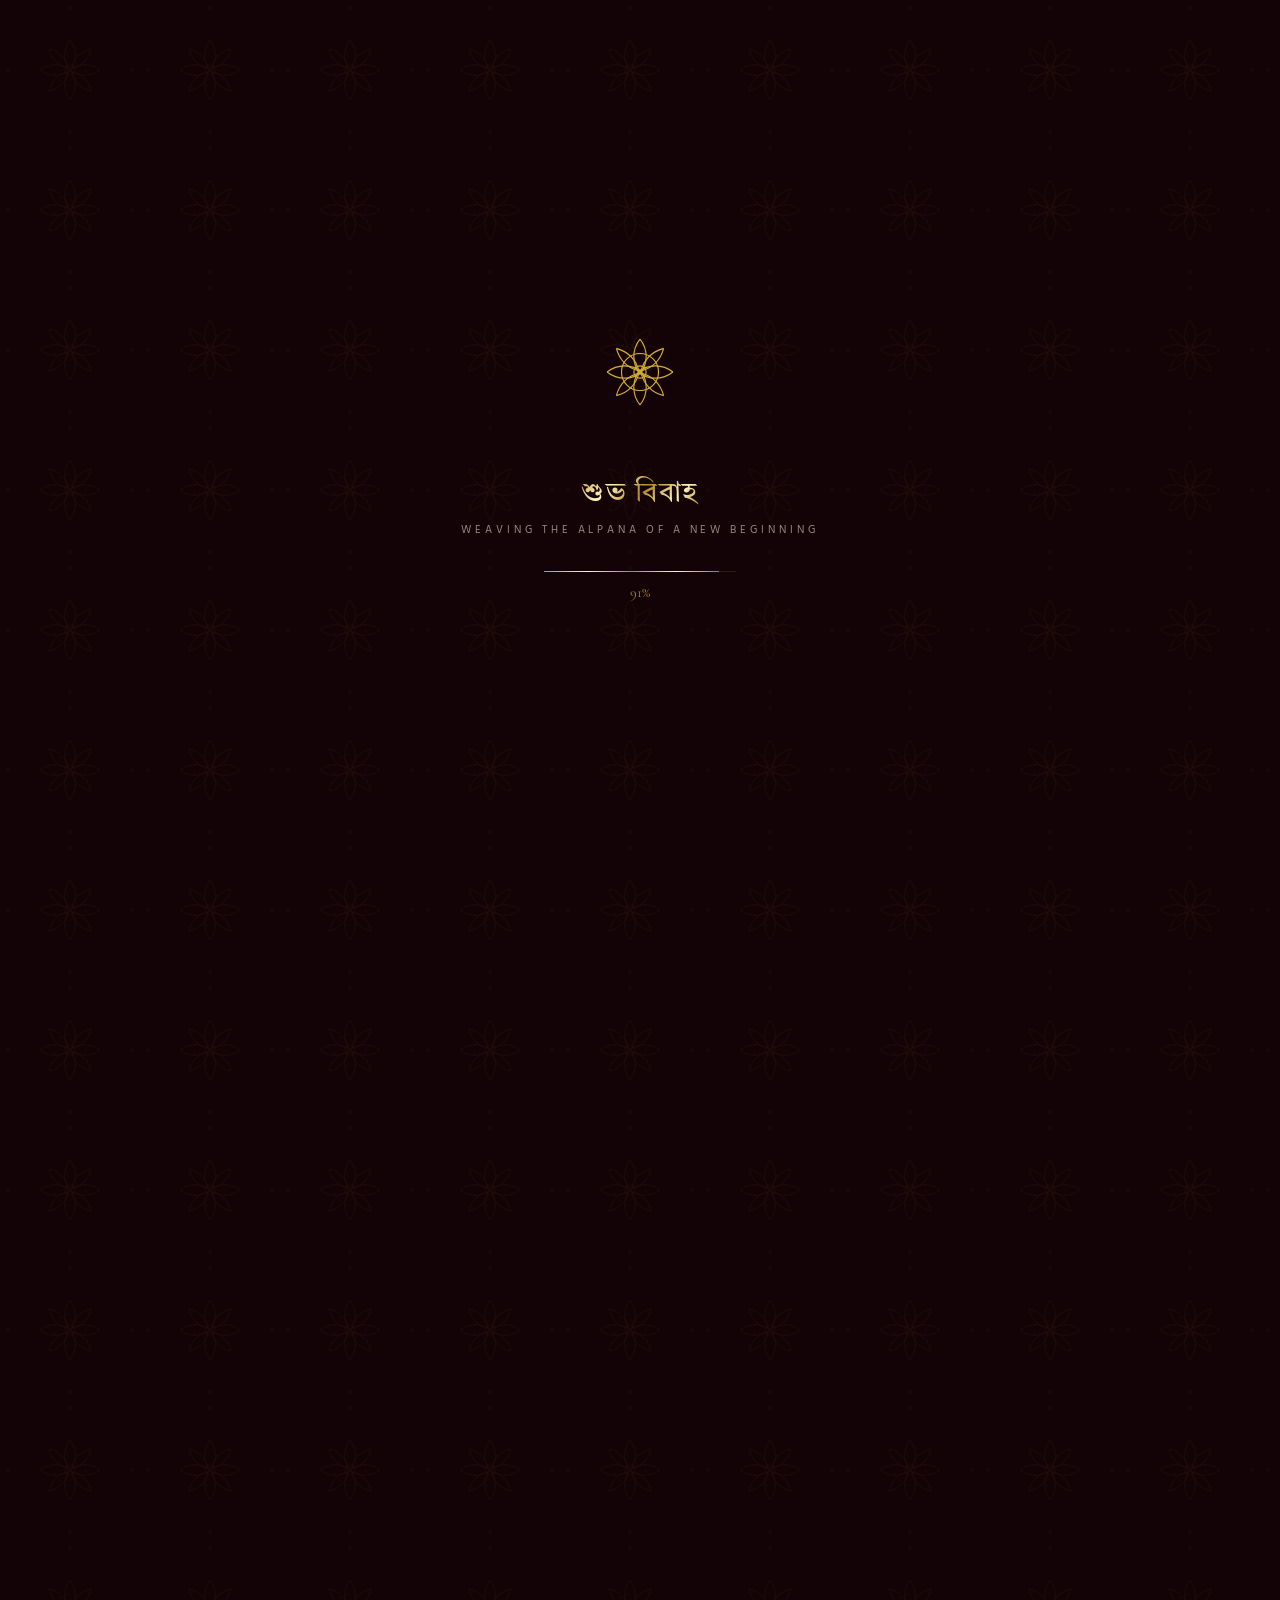
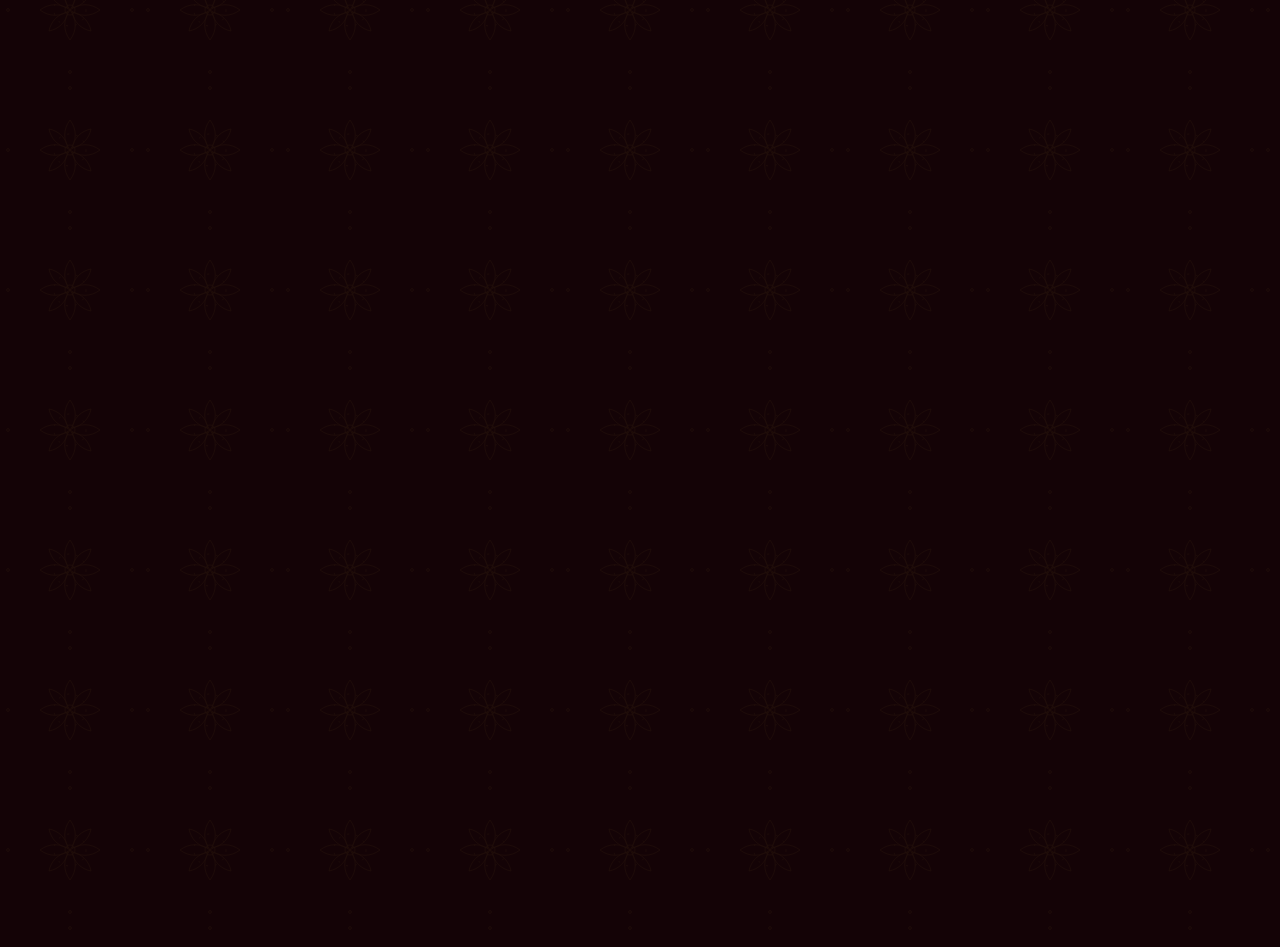
<file: index.html>
<!doctype html>
<html lang="en">
<head>
  <meta charset="utf-8" />
  <meta name="viewport" content="width=device-width, initial-scale=1" />
  <meta name="theme-color" content="#140306" />
  <meta name="description" content="Sumana & Mrinal — Bengali wedding invitation, 21 & 22 November 2026, Jhargram" />
  <!-- Pretty WhatsApp/social preview — update og:url & og:image with your own domain & photo after deploy -->
  <meta property="og:type" content="website" />
  <meta property="og:title" content="Sumana & Mrinal — শুভ বিবাহ · Wedding Invitation" />
  <meta property="og:description" content="Two families, one celebration — 21 & 22 November 2026, Jhargram" />
  <meta property="og:image" content="https://charming-liskov-12.preview.emergentagent.com/assets/images/couple-05.webp" />
  <meta property="og:url" content="https://charming-liskov-12.preview.emergentagent.com/" />
  <meta name="twitter:card" content="summary_large_image" />
  <title>Sumana &amp; Mrinal — শুভ বিবাহ · 21–22 November 2026 · Jhargram</title>
  <link rel="preconnect" href="https://fonts.googleapis.com" />
  <link rel="preconnect" href="https://fonts.gstatic.com" crossorigin />
  <link href="https://fonts.googleapis.com/css2?family=Cormorant+Garamond:ital,wght@0,400;0,500;0,600;0,700;1,400;1,500&family=Tiro+Bangla:ital@0;1&family=Hind+Siliguri:wght@300;400;500;600&display=swap" rel="stylesheet" />
  <link rel="stylesheet" href="./css/style.css" />
</head>
<body class="grain">

  <!-- Preloader -->
  <div class="preloader" id="preloader" data-testid="preloader">
    <div class="alpana-layer"></div>
    <div class="glow-pulse">
      <svg viewBox="0 0 140 140" class="preloader-draw" fill="none" stroke="#D4AF37" stroke-width="1.1" data-testid="preloader-alpana">
        <circle cx="70" cy="70" r="6"/><circle cx="70" cy="70" r="18" stroke-dasharray="3 8"/>
        <path d="M70 38c8 10 8 24 0 34-8-10-8-24 0-34Z"/><path d="M70 102c8-10 8-24 0-34-8 10-8 24 0 34Z"/>
        <path d="M38 70c10-8 24-8 34 0-10 8-24 8-34 0Z"/><path d="M102 70c-10 8-24 8-34 0 10-8 24-8 34 0Z"/>
        <path d="M47 47c11 3 19 11 22 22-11-3-19-11-22-22Z"/><path d="M93 93c-11-3-19-11-22-22 11 3 19 11 22 22Z"/>
        <path d="M93 47c-3 11-11 19-22 22 3-11 11-19 22-22Z"/><path d="M47 93c3-11 11-19 22-22-3 11-11 19-22 22Z"/>
      </svg>
    </div>
    <p class="preloader-blessing gold-text" data-testid="preloader-blessing">শুভ বিবাহ</p>
    <p class="preloader-line" data-i18n="common.preloaderLine"></p>
    <div class="preloader-bar"><span></span></div>
    <span class="preloader-pct" data-testid="preloader-progress">0%</span>
  </div>

  <!-- Header -->
  <header class="site-header" data-testid="site-header">
    <div class="header-inner">
      <a href="./" class="brand" data-testid="nav-logo">
        <span class="script" data-i18n="common.name1"></span><span class="dot">✦</span><span class="script" data-i18n="common.name2"></span>
      </a>
      <nav class="site-nav">
        <a href="./" class="active" data-testid="nav-home" data-i18n="common.navHome"></a>
        <a href="./wedding/" data-testid="nav-wedding" data-i18n="common.navWedding"></a>
        <a href="./reception/" data-testid="nav-reception" data-i18n="common.navReception"></a>
        <button class="lang-toggle" id="lang-toggle" data-testid="language-toggle">বাংলা</button>
      </nav>
    </div>
  </header>

  <!-- Gateway -->
  <main class="gateway-main" data-testid="gateway-page">
    <div class="alpana-layer"></div>
    <div class="gateway-inner">
      <p class="eyebrow gateway-eyebrow" data-testid="gateway-eyebrow" data-i18n="gateway.eyebrow"></p>
      <h1 class="gateway-names font-display" data-testid="gateway-names">
        <span class="mask d1"><span><span class="script" data-i18n="common.name1"></span> <span class="gold-text" data-i18n="common.joiner"></span> <span class="script" data-i18n="common.name2"></span></span></span>
      </h1>
      <p class="gateway-sub" data-i18n="gateway.subtitle"></p>
      <div class="ornament gateway-choose" style="letter-spacing:0.35em">✦ ❋ ✦</div>
      <p class="gateway-choose" data-i18n="gateway.choose"></p>

      <div class="doors">
        <a class="door d1" href="./wedding/" data-testid="gateway-wedding-button">
          <img id="door-img-wedding" alt="The Wedding" />
          <div class="door-veil"></div>
          <div class="door-body">
            <p class="door-meta"><span data-i18n="gateway.wedDate"></span> · <span data-i18n="gateway.wedTime"></span></p>
            <h3 class="door-title script" data-i18n="gateway.wedLabel"></h3>
            <p class="door-venue" data-i18n="gateway.wedVenue"></p>
            <span class="door-cta"><span data-i18n="gateway.wedCta"></span> →</span>
          </div>
        </a>
        <a class="door d2" href="./reception/" data-testid="gateway-reception-button">
          <img id="door-img-reception" alt="The Reception" />
          <div class="door-veil"></div>
          <div class="door-body">
            <p class="door-meta"><span data-i18n="gateway.recDate"></span> · <span data-i18n="gateway.recTime"></span></p>
            <h3 class="door-title script" data-i18n="gateway.recLabel"></h3>
            <p class="door-venue" data-i18n="gateway.recVenue"></p>
            <span class="door-cta"><span data-i18n="gateway.recCta"></span> →</span>
          </div>
        </a>
      </div>
<br>

<div class="video-container">
  <iframe src="https://www.youtube.com/embed/2Bg_Ea7_mSY"
          ></iframe>
</div>
<br>
<div class="video-container">
  <iframe src="https://www.youtube.com/embed/nsC8GhthpuE"
          ></iframe>
</div>
<br>
      <div class="share-row">
        <a class="wa-btn wa-share" data-testid="wa-share-gateway" target="_blank" rel="noopener noreferrer">
          <svg viewBox="0 0 24 24"><path d="M17.472 14.382c-.297-.149-1.758-.867-2.03-.967-.273-.099-.471-.148-.67.15-.197.297-.767.966-.94 1.164-.173.199-.347.223-.644.075-.297-.15-1.255-.463-2.39-1.475-.883-.788-1.48-1.761-1.653-2.059-.173-.297-.018-.458.13-.606.134-.133.298-.347.446-.52.149-.174.198-.298.298-.497.099-.198.05-.371-.025-.52-.075-.149-.669-1.612-.916-2.207-.242-.579-.487-.5-.669-.51-.173-.008-.371-.01-.57-.01-.198 0-.52.074-.792.372-.272.297-1.04 1.016-1.04 2.479 0 1.462 1.065 2.875 1.213 3.074.149.198 2.096 3.2 5.077 4.487.709.306 1.262.489 1.694.625.712.227 1.36.195 1.871.118.571-.085 1.758-.719 2.006-1.413.248-.694.248-1.289.173-1.413-.074-.124-.272-.198-.57-.347m-5.421 7.403h-.004a9.87 9.87 0 01-5.031-1.378l-.361-.214-3.741.982.998-3.648-.235-.374a9.86 9.86 0 01-1.51-5.26c.001-5.45 4.436-9.884 9.888-9.884 2.64 0 5.122 1.03 6.988 2.898a9.825 9.825 0 012.893 6.994c-.003 5.45-4.437 9.884-9.885 9.884m8.413-18.297A11.815 11.815 0 0012.05 0C5.495 0 .16 5.335.157 11.892c0 2.096.547 4.142 1.588 5.945L.057 24l6.305-1.654a11.882 11.882 0 005.683 1.448h.005c6.554 0 11.89-5.335 11.893-11.893a11.821 11.821 0 00-3.48-8.413Z"/></svg>
          <span>Share this invitation</span>
        </a>
      </div>
    </div>
  </main>

  <script src="./js/config.js"></script>
  <script src="./js/main.js"></script>
  <script>
    document.getElementById("door-img-wedding").src = window.MEDIA.gateway.wedding;
    document.getElementById("door-img-reception").src = window.MEDIA.gateway.reception;
  </script>
</body>
</html>
</file>
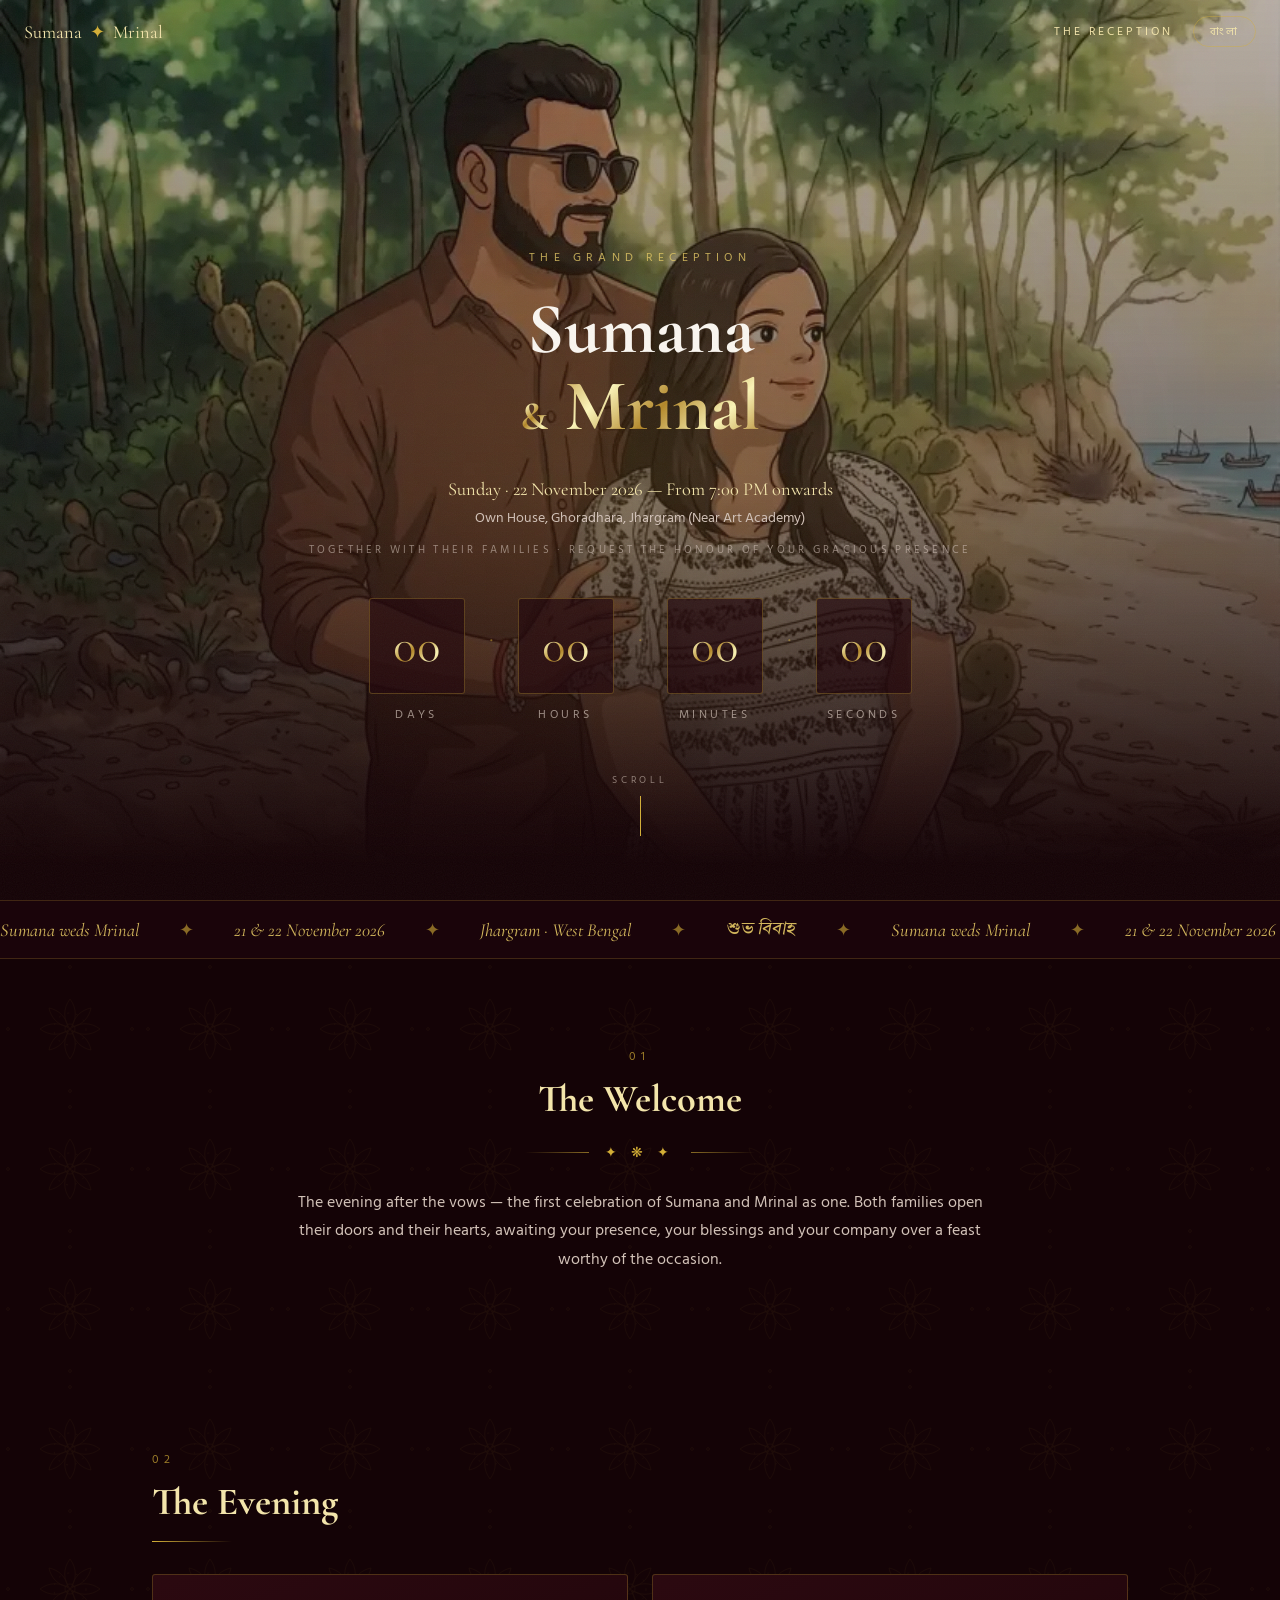
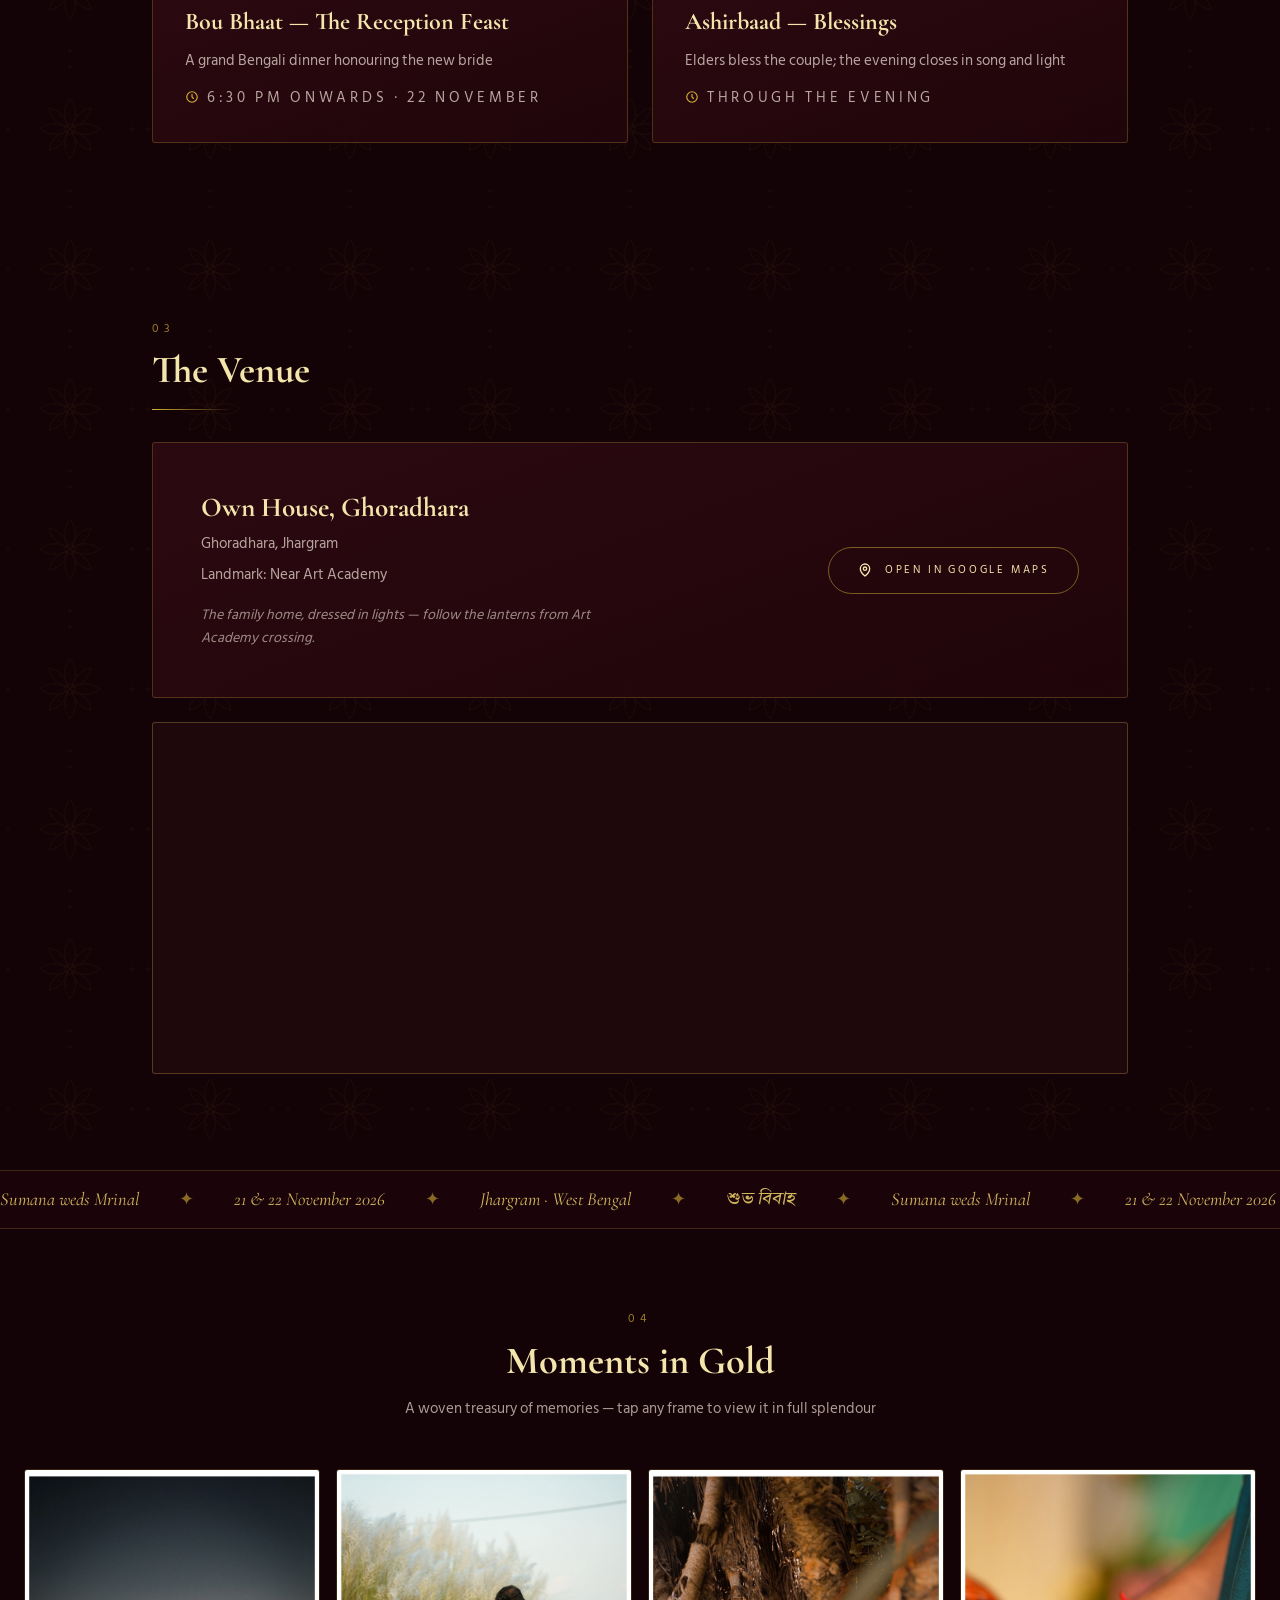
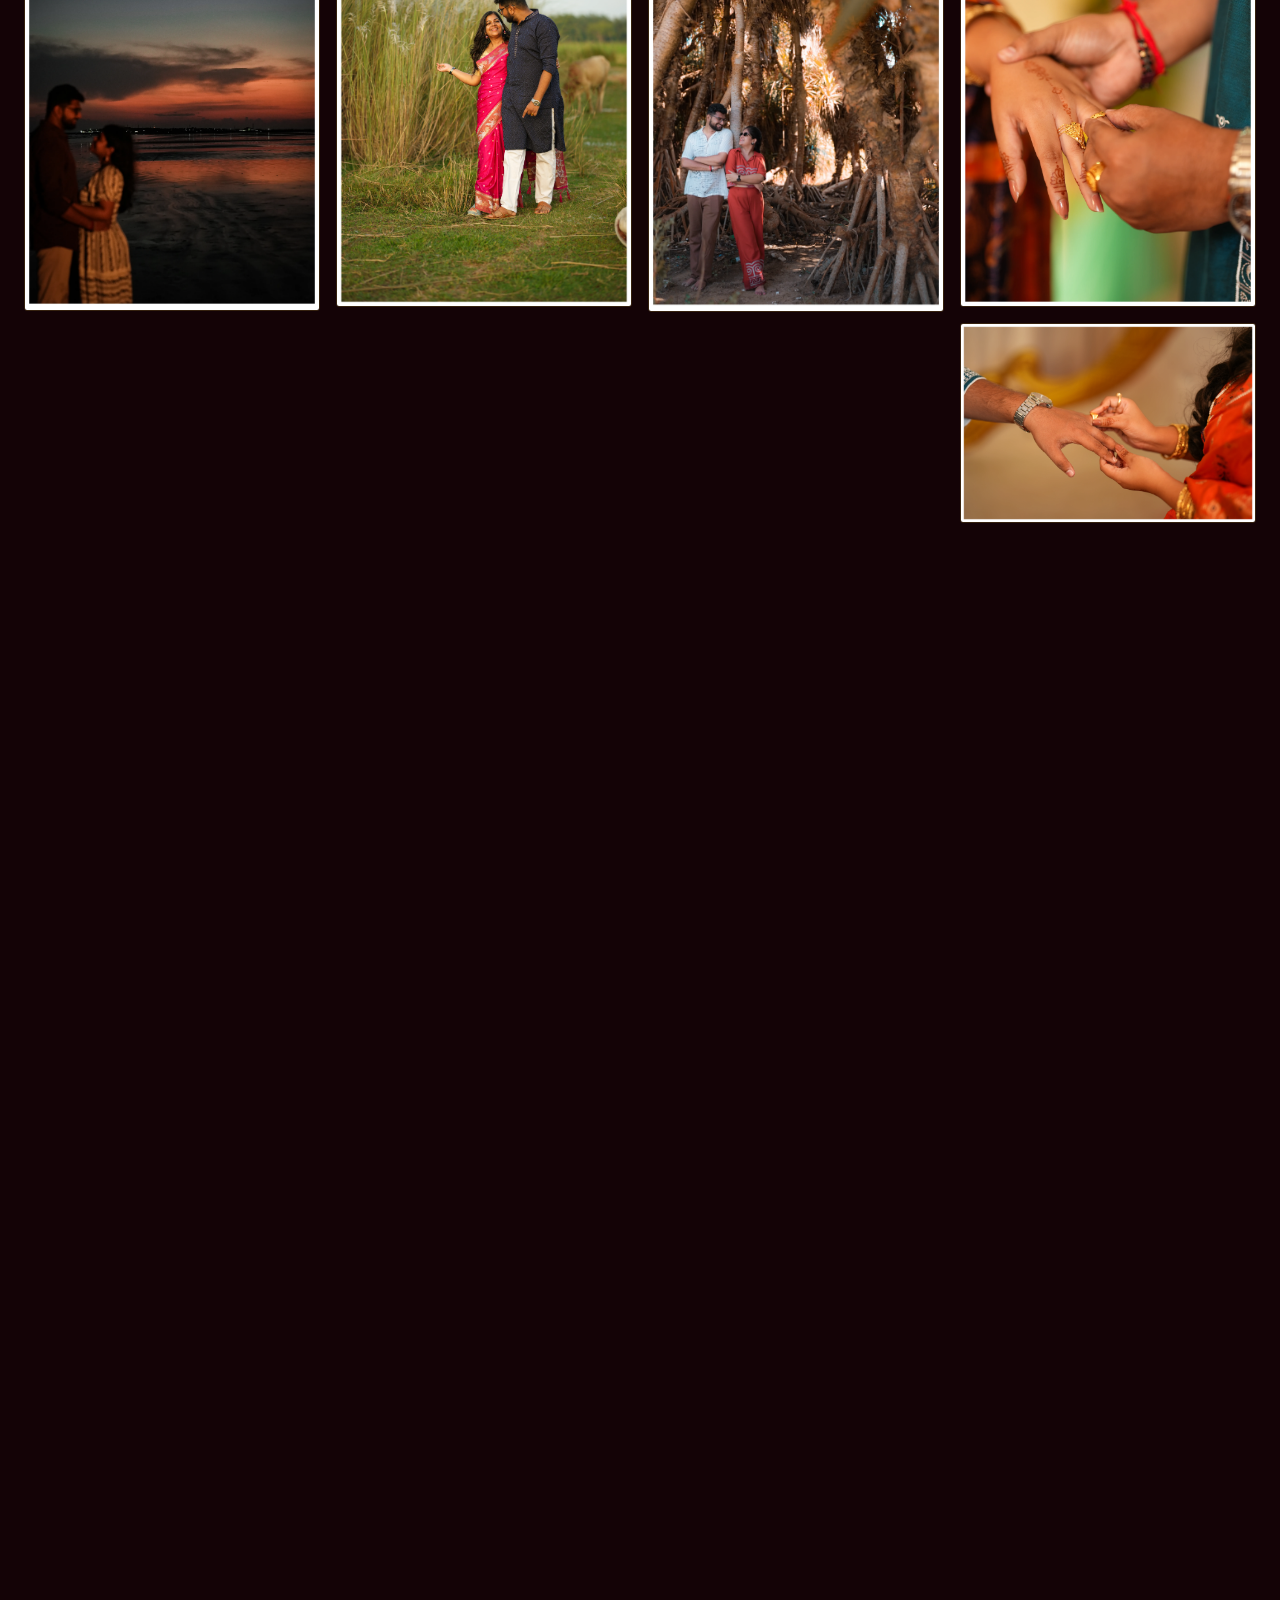
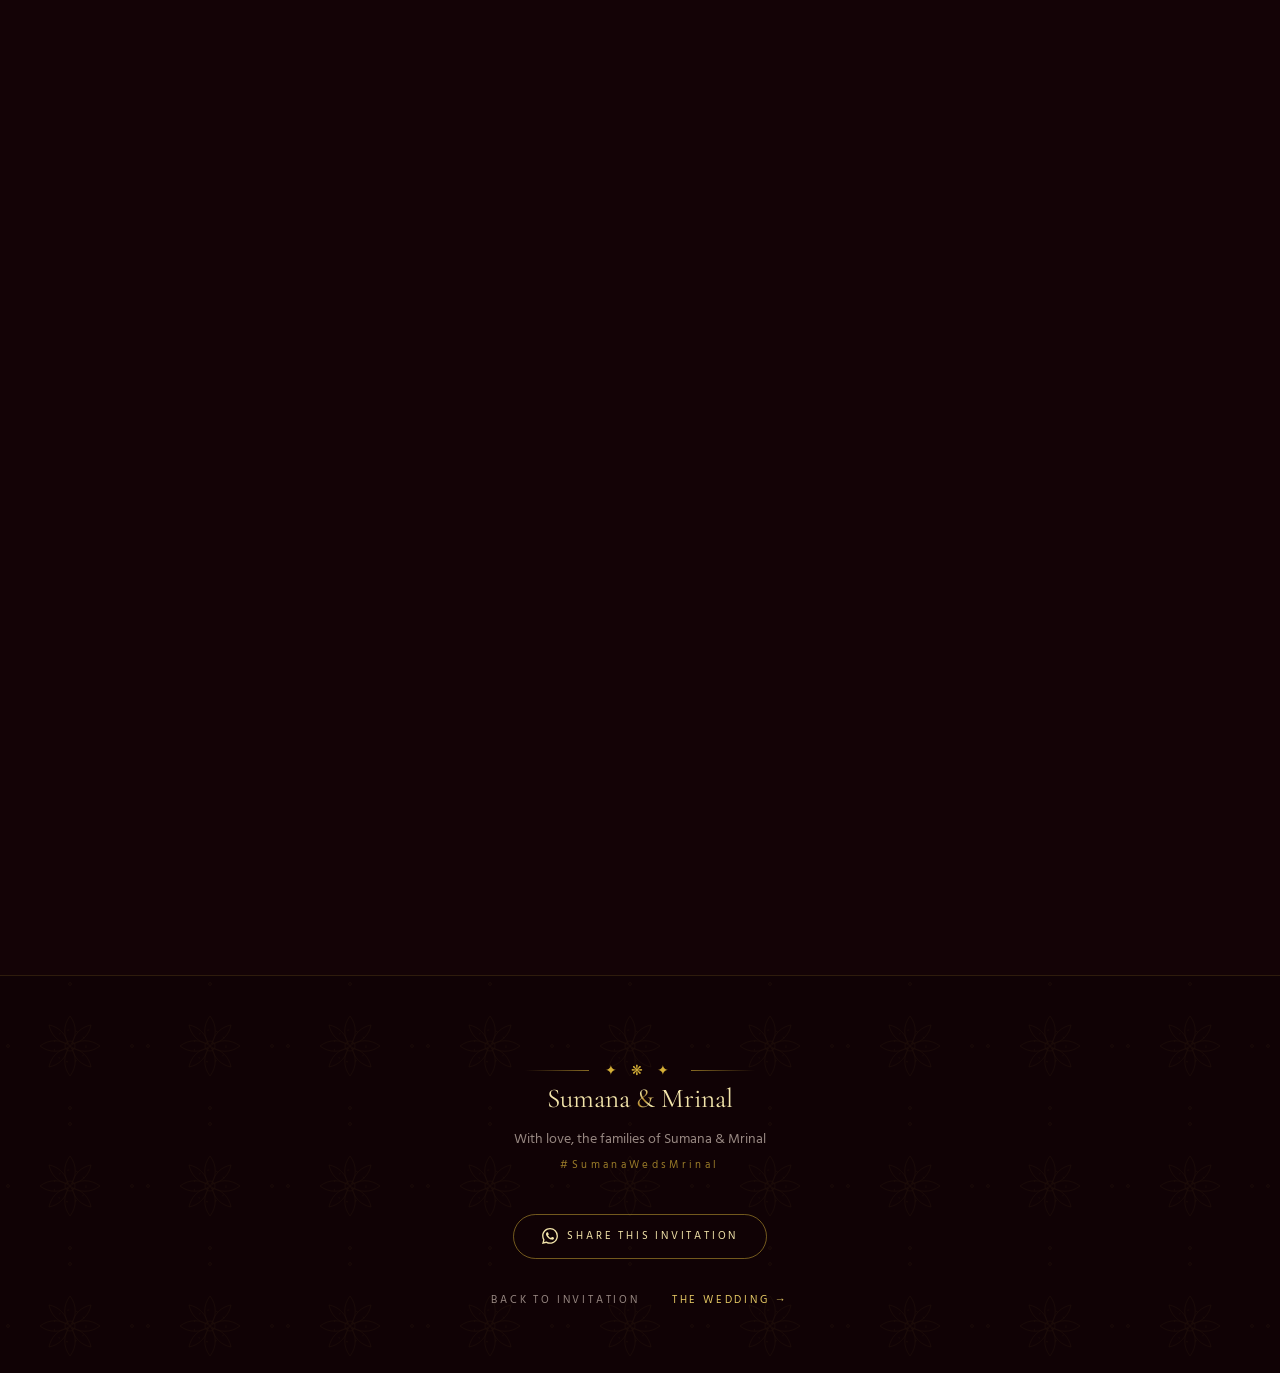
<file: reception/index.html>
<!doctype html>
<html lang="en">
<head>
  <meta charset="utf-8" />
  <meta name="viewport" content="width=device-width, initial-scale=1" />
  <meta name="theme-color" content="#140306" />
  <meta name="description" content="The Grand Reception of Sumana & Mrinal — Sunday 22 November 2026, Own House, Ghoradhara, Jhargram" />
  <!-- Pretty WhatsApp/social preview — update og:url & og:image with your own domain & photo after deploy -->
  <meta property="og:type" content="website" />
  <meta property="og:title" content="The Grand Reception — Sumana & Mrinal · 22 November 2026" />
  <meta property="og:description" content="Sunday, 22 November 2026 · 7:00 PM onwards · Own House, Ghoradhara, Jhargram (Near Art Academy)" />
  <meta property="og:image" content="https://charming-liskov-12.preview.emergentagent.com/assets/images/couple-09.webp" />
  <meta property="og:url" content="https://charming-liskov-12.preview.emergentagent.com/reception/" />
  <meta name="twitter:card" content="summary_large_image" />
  <title>The Grand Reception — Sumana &amp; Mrinal · 22 November 2026</title>
  <link rel="preconnect" href="https://fonts.googleapis.com" />
  <link rel="preconnect" href="https://fonts.gstatic.com" crossorigin />
  <link href="https://fonts.googleapis.com/css2?family=Cormorant+Garamond:ital,wght@0,400;0,500;0,600;0,700;1,400;1,500&family=Tiro+Bangla:ital@0;1&family=Hind+Siliguri:wght@300;400;500;600&display=swap" rel="stylesheet" />
  <link rel="stylesheet" href="../css/style.css" />
</head>
<body class="grain" data-site="reception">

  <!-- Preloader -->
  <div class="preloader" id="preloader" data-testid="preloader">
    <div class="alpana-layer"></div>
    <div class="glow-pulse">
      <svg viewBox="0 0 140 140" class="preloader-draw" fill="none" stroke="#D4AF37" stroke-width="1.1" data-testid="preloader-alpana">
        <circle cx="70" cy="70" r="6"/><circle cx="70" cy="70" r="18" stroke-dasharray="3 8"/>
        <path d="M70 38c8 10 8 24 0 34-8-10-8-24 0-34Z"/><path d="M70 102c8-10 8-24 0-34-8 10-8 24 0 34Z"/>
        <path d="M38 70c10-8 24-8 34 0-10 8-24 8-34 0Z"/><path d="M102 70c-10 8-24 8-34 0 10-8 24-8 34 0Z"/>
        <path d="M47 47c11 3 19 11 22 22-11-3-19-11-22-22Z"/><path d="M93 93c-11-3-19-11-22-22 11 3 19 11 22 22Z"/>
        <path d="M93 47c-3 11-11 19-22 22 3-11 11-19 22-22Z"/><path d="M47 93c3-11 11-19 22-22-3 11-11 19-22 22Z"/>
      </svg>
    </div>
    <p class="preloader-blessing gold-text" data-testid="preloader-blessing">শুভ বিবাহ</p>
    <p class="preloader-line" data-i18n="common.preloaderLine"></p>
    <div class="preloader-bar"><span></span></div>
    <span class="preloader-pct" data-testid="preloader-progress">0%</span>
  </div>

  <!-- Header -->
  <header class="site-header" data-testid="site-header">
    <div class="header-inner">
      <a href="../" class="brand" data-testid="nav-logo">
        <span class="script" data-i18n="common.name1"></span><span class="dot">✦</span><span class="script" data-i18n="common.name2"></span>
      </a>
      <nav class="site-nav">
      <!-- <a href="../" data-testid="nav-home" data-i18n="common.navHome"></a> -->
      <!--  <a href="../wedding/" data-testid="nav-wedding" data-i18n="common.navWedding"></a> -->
        <a href="./" class="active" data-testid="nav-reception" data-i18n="common.navReception"></a>
        <button class="lang-toggle" id="lang-toggle" data-testid="language-toggle">বাংলা</button>
      </nav>
    </div>
  </header>

  <!-- Hero -->
  <section class="hero" data-testid="hero-reception">
    <div class="hero-media">
      <video id="hero-video" autoplay muted loop playsinline data-testid="hero-video-reception"></video>
    </div>
    <div class="hero-overlay"></div>
    <div class="hero-content">
      <p class="eyebrow hero-eyebrow" data-testid="hero-eyebrow-reception" data-i18n-site="label"></p>
      <h1 class="hero-names font-display" data-testid="hero-names-reception">
        <span class="mask d1"><span class="script" data-i18n="common.name1"></span></span>
        <span class="mask d2"><span><span class="gold-text joiner" data-i18n="common.joiner"></span> <span class="script gold-text" data-i18n="common.name2"></span></span></span>
      </h1>
      <div class="hero-meta">
        <p class="hero-date" data-testid="hero-date-reception"><span data-i18n-site="heroDate"></span> — <span data-i18n-site="heroTime"></span></p>
        <p class="hero-venue" data-testid="hero-venue-reception" data-i18n-site="heroVenue"></p>
        <p class="hero-invite"><span data-i18n="common.together"></span> · <span data-i18n="common.request"></span></p>
      </div>
      <div class="countdown" id="countdown" data-testid="countdown">
        <div class="cd-unit" data-cd="days"><div class="cd-box"><span class="cd-value" data-testid="countdown-days">00</span></div><span class="cd-label" data-i18n="common.cdDays"></span></div>
        <span class="cd-sep">·</span>
        <div class="cd-unit" data-cd="hours"><div class="cd-box"><span class="cd-value" data-testid="countdown-hours">00</span></div><span class="cd-label" data-i18n="common.cdHours"></span></div>
        <span class="cd-sep">·</span>
        <div class="cd-unit" data-cd="minutes"><div class="cd-box"><span class="cd-value" data-testid="countdown-minutes">00</span></div><span class="cd-label" data-i18n="common.cdMinutes"></span></div>
        <span class="cd-sep">·</span>
        <div class="cd-unit" data-cd="seconds"><div class="cd-box"><span class="cd-value" data-testid="countdown-seconds">00</span></div><span class="cd-label" data-i18n="common.cdSeconds"></span></div>
      </div>
      <div class="scroll-cue">
        <span data-i18n="common.scroll"></span>
        <span class="cue-track"><span class="cue-dot" style="display:block"></span></span>
      </div>
    </div>
  </section>

  <!-- Marquee -->
  <div class="marquee" data-testid="editorial-marquee"><div class="marquee-track"></div></div>

  <!-- Chapters -->
  <div class="chapters">
    <div class="alpana-layer"></div>

    <section class="chapter center" data-testid="chapter-story-reception">
      <div class="reveal">
        <p class="chapter-no" data-i18n-site="storyNo"></p>
        <h2 class="chapter-title script" data-i18n-site="storyTitle"></h2>
        <div class="ornament">✦ ❋ ✦</div>
        <p class="chapter-body" data-i18n-site="storyBody"></p>
      </div>
    </section>

    <section class="chapter" data-testid="chapter-ceremonies-reception">
      <div class="reveal">
        <p class="chapter-no" data-i18n-site="cerNo"></p>
        <h2 class="chapter-title script" data-i18n-site="cerTitle"></h2>
        <div class="chapter-rule"></div>
      </div>
      <div class="ceremony-grid">
        <article class="gilded-card ceremony-card reveal" data-testid="ceremony-card-reception-0">
          <h3 class="script" data-i18n-site="cer1Name"></h3>
          <p data-i18n-site="cer1Note"></p>
          <p class="ceremony-time">
            <svg viewBox="0 0 24 24" fill="none" stroke-width="2"><circle cx="12" cy="12" r="9"/><path d="M12 7v5l3 3"/></svg>
            <span data-i18n-site="cer1Time"></span>
          </p>
        </article>
        <article class="gilded-card ceremony-card reveal" style="--d:.12s" data-testid="ceremony-card-reception-1">
          <h3 class="script" data-i18n-site="cer2Name"></h3>
          <p data-i18n-site="cer2Note"></p>
          <p class="ceremony-time">
            <svg viewBox="0 0 24 24" fill="none" stroke-width="2"><circle cx="12" cy="12" r="9"/><path d="M12 7v5l3 3"/></svg>
            <span data-i18n-site="cer2Time"></span>
          </p>
        </article>
      </div>
    </section>

    <section class="chapter" data-testid="chapter-venue-reception">
      <div class="reveal">
        <p class="chapter-no" data-i18n-site="venNo"></p>
        <h2 class="chapter-title script" data-i18n-site="venTitle"></h2>
        <div class="chapter-rule"></div>
      </div>
      <div class="gilded-card venue-card reveal" style="--d:.1s">
        <div>
          <h3 class="script" data-testid="venue-name-reception" data-i18n-site="venName"></h3>
          <address data-i18n-site="venAddr1"></address>
          <address data-i18n-site="venAddr2"></address>
          <p class="venue-note" data-i18n-site="venNote"></p>
        </div>
        <a class="map-btn" id="venue-map-btn" data-testid="venue-map-reception" target="_blank" rel="noopener noreferrer">
          <svg viewBox="0 0 24 24" fill="none" stroke="currentColor" stroke-width="2"><path d="M12 21s-7-5.5-7-11a7 7 0 1 1 14 0c0 5.5-7 11-7 11Z"/><circle cx="12" cy="10" r="2.5"/></svg>
          <span data-i18n="common.viewMap"></span>
        </a>
      </div>
      <div class="venue-map reveal" style="--d:.15s">
        <iframe id="venue-map-frame" data-testid="venue-map-frame" loading="lazy" referrerpolicy="no-referrer-when-downgrade" title="Venue location map"></iframe>
      </div>
    </section>
  </div>

  <!-- Marquee -->
  <div class="marquee"><div class="marquee-track"></div></div>

  <!-- Gallery -->
  <section class="gallery-section" data-testid="gallery-section">
    <div class="gallery-head reveal">
      <p class="chapter-no" data-i18n="common.galleryNo"></p>
      <h2 class="chapter-title script" data-testid="gallery-title" data-i18n="common.galleryTitle"></h2>
      <p class="sub" data-i18n="common.gallerySub"></p>
    </div>
    <div class="gallery-grid" id="gallery-grid"></div>

<br>

<div class="video-container">
  <iframe src="https://www.youtube.com/embed/2Bg_Ea7_mSY"
          ></iframe>
</div>
<br>
<div class="video-container">
  <iframe src="https://www.youtube.com/embed/nsC8GhthpuE"
          ></iframe>
</div>
<br>

<div class="video-container">
  <iframe src="https://www.youtube.com/embed/t4si23PvSk4"
          ></iframe>
</div>
<br>


  </section>

  <!-- Lightbox -->
  <div class="lightbox" id="lightbox" data-testid="lightbox">
    <button class="lb-btn lb-close" id="lb-close" data-testid="lightbox-close" aria-label="Close">
      <svg viewBox="0 0 24 24" fill="none" stroke="currentColor" stroke-width="2"><path d="M6 6l12 12M18 6L6 18"/></svg>
    </button>
    <button class="lb-btn lb-prev" id="lb-prev" data-testid="lightbox-prev" aria-label="Previous">
      <svg viewBox="0 0 24 24" fill="none" stroke="currentColor" stroke-width="2"><path d="M15 5l-7 7 7 7"/></svg>
    </button>
    <img id="lb-image" data-testid="lightbox-image" alt="" />
    <button class="lb-btn lb-next" id="lb-next" data-testid="lightbox-next" aria-label="Next">
      <svg viewBox="0 0 24 24" fill="none" stroke="currentColor" stroke-width="2"><path d="M9 5l7 7-7 7"/></svg>
    </button>
    <span class="lb-counter" id="lb-counter" data-testid="lightbox-counter"></span>
  </div>

  <!-- Footer -->
  <footer class="site-footer" data-testid="site-footer">
    <div class="alpana-layer"></div>
    <div class="footer-inner">
      <div class="ornament">✦ ❋ ✦</div>
      <p class="footer-names"><span class="script" data-i18n="common.name1"></span> <span class="gold-text" data-i18n="common.joiner"></span> <span class="script" data-i18n="common.name2"></span></p>
      <p class="footer-line" data-i18n="common.footerLine"></p>
      <p class="footer-hashtag" data-i18n="common.hashtag"></p>
      <div class="share-row">
        <a class="wa-btn wa-share" data-testid="wa-share-reception" target="_blank" rel="noopener noreferrer">
          <svg viewBox="0 0 24 24"><path d="M17.472 14.382c-.297-.149-1.758-.867-2.03-.967-.273-.099-.471-.148-.67.15-.197.297-.767.966-.94 1.164-.173.199-.347.223-.644.075-.297-.15-1.255-.463-2.39-1.475-.883-.788-1.48-1.761-1.653-2.059-.173-.297-.018-.458.13-.606.134-.133.298-.347.446-.52.149-.174.198-.298.298-.497.099-.198.05-.371-.025-.52-.075-.149-.669-1.612-.916-2.207-.242-.579-.487-.5-.669-.51-.173-.008-.371-.01-.57-.01-.198 0-.52.074-.792.372-.272.297-1.04 1.016-1.04 2.479 0 1.462 1.065 2.875 1.213 3.074.149.198 2.096 3.2 5.077 4.487.709.306 1.262.489 1.694.625.712.227 1.36.195 1.871.118.571-.085 1.758-.719 2.006-1.413.248-.694.248-1.289.173-1.413-.074-.124-.272-.198-.57-.347m-5.421 7.403h-.004a9.87 9.87 0 01-5.031-1.378l-.361-.214-3.741.982.998-3.648-.235-.374a9.86 9.86 0 01-1.51-5.26c.001-5.45 4.436-9.884 9.888-9.884 2.64 0 5.122 1.03 6.988 2.898a9.825 9.825 0 012.893 6.994c-.003 5.45-4.437 9.884-9.885 9.884m8.413-18.297A11.815 11.815 0 0012.05 0C5.495 0 .16 5.335.157 11.892c0 2.096.547 4.142 1.588 5.945L.057 24l6.305-1.654a11.882 11.882 0 005.683 1.448h.005c6.554 0 11.89-5.335 11.893-11.893a11.821 11.821 0 00-3.48-8.413Z"/></svg>
          <span>Share this invitation</span>
        </a>
      </div>
      <div class="footer-links">
        <a href="../" data-testid="footer-home-link" data-i18n="common.backHome"></a>
        <a href="../wedding/" class="gold" data-testid="footer-other-event-link"><span data-i18n-site="otherEvent"></span> →</a>
      </div>
    </div>
  </footer>

  <script src="../js/config.js"></script>
  <script src="../js/main.js"></script>
  <script src="../js/countdown.js"></script>
  <script src="../js/gallery.js"></script>
</body>
</html>
</file>
<file: css/style.css>
/* ============================================================
   SUMANA & MRINAL — WEDDING THEME
   Deep maroon · royal red · antique gold · alpana motifs
   ============================================================ */

:root {
  --maroon-deep: #140306;
  --maroon-rich: #22060c;
  --maroon-card: #2e0a12;
  --royal-red: #7a0016;
  --gold: #d4af37;
  --gold-light: #f3e5ab;
  --gold-text-grad: linear-gradient(135deg, #bf953f 0%, #fcf6ba 25%, #b38728 50%, #fbf5b7 75%, #aa771c 100%);
  --ivory: #faf6f0;
  --muted: #d2c2b8;
  --ease-out: cubic-bezier(0.22, 1, 0.36, 1);
}

* { margin: 0; padding: 0; box-sizing: border-box; }

html { scroll-behavior: smooth; }

body {
  background: var(--maroon-deep);
  color: var(--ivory);
  font-family: "Hind Siliguri", "Segoe UI", sans-serif;
  -webkit-font-smoothing: antialiased;
  overflow-x: hidden;
}

::selection { background: rgba(212, 175, 55, 0.85); color: #140306; }
::-webkit-scrollbar { width: 10px; }
::-webkit-scrollbar-track { background: #140306; }
::-webkit-scrollbar-thumb { background: linear-gradient(#b38728, #6b4a10); border-radius: 8px; }

a { color: inherit; text-decoration: none; }
img { display: block; max-width: 100%; }

.font-display { font-family: "Cormorant Garamond", "Tiro Bangla", serif; }
html[lang="bn"] .script,
html[lang="bn"] .font-display { font-family: "Tiro Bangla", "Cormorant Garamond", serif; }

.gold-text {
  background: var(--gold-text-grad);
  -webkit-background-clip: text;
  background-clip: text;
  color: transparent;
}

.eyebrow {
  font-size: 0.72rem;
  letter-spacing: 0.45em;
  text-transform: uppercase;
  color: rgba(230, 202, 101, 0.8);
}

/* ---------- patterns & texture ---------- */
.alpana-layer {
  position: absolute;
  inset: 0;
  pointer-events: none;
  opacity: 0.06;
  background-image: url("data:image/svg+xml,%3Csvg xmlns='http://www.w3.org/2000/svg' width='140' height='140' viewBox='0 0 140 140'%3E%3Cg fill='none' stroke='%23D4AF37' stroke-width='0.8'%3E%3Ccircle cx='70' cy='70' r='5'/%3E%3Ccircle cx='70' cy='70' r='16' stroke-dasharray='2 7'/%3E%3Cpath d='M70 40c7 9 7 21 0 30-7-9-7-21 0-30Z'/%3E%3Cpath d='M70 100c7-9 7-21 0-30-7 9-7 21 0 30Z'/%3E%3Cpath d='M40 70c9-7 21-7 30 0-9 7-21 7-30 0Z'/%3E%3Cpath d='M100 70c-9 7-21 7-30 0 9-7 21-7 30 0Z'/%3E%3Cpath d='M49 49c10 2 17 9 19 19-10-2-17-9-19-19Z'/%3E%3Cpath d='M91 91c-10-2-17-9-19-19 10 2 17 9 19 19Z'/%3E%3Cpath d='M91 49c-2 10-9 17-19 19 2-10 9-17 19-19Z'/%3E%3Cpath d='M49 91c2-10 9-17 19-19-2 10-9 17-19 19Z'/%3E%3Ccircle cx='70' cy='8' r='1.4'/%3E%3Ccircle cx='70' cy='132' r='1.4'/%3E%3Ccircle cx='8' cy='70' r='1.4'/%3E%3Ccircle cx='132' cy='70' r='1.4'/%3E%3C/g%3E%3C/svg%3E");
}

.grain::after {
  content: "";
  position: fixed;
  inset: 0;
  z-index: 70;
  pointer-events: none;
  opacity: 0.05;
  background-image: url("data:image/svg+xml,%3Csvg xmlns='http://www.w3.org/2000/svg' width='200' height='200'%3E%3Cfilter id='n'%3E%3CfeTurbulence type='fractalNoise' baseFrequency='0.9' numOctaves='2'/%3E%3C/filter%3E%3Crect width='200' height='200' filter='url(%23n)'/%3E%3C/svg%3E");
}

/* ---------- preloader ---------- */
.preloader {
  position: fixed;
  inset: 0;
  z-index: 100;
  display: flex;
  flex-direction: column;
  align-items: center;
  justify-content: center;
  background: var(--maroon-deep);
  transition: transform 0.9s cubic-bezier(0.76, 0, 0.24, 1);
}
body.loaded .preloader { transform: translateY(-100%); }
.preloader svg { width: 9rem; height: 9rem; }
.preloader-draw circle, .preloader-draw path {
  stroke-dasharray: 320;
  stroke-dashoffset: 320;
  animation: draw-stroke 2.2s ease-in-out forwards;
}
.preloader-draw path { animation-delay: 0.35s; }
@keyframes draw-stroke { to { stroke-dashoffset: 0; } }
@keyframes glow-pulse { 0%, 100% { opacity: 0.55; } 50% { opacity: 1; } }
.glow-pulse { animation: glow-pulse 2.4s ease-in-out infinite; }
.preloader-blessing {
  font-family: "Tiro Bangla", serif;
  margin-top: 1.5rem;
  font-size: 1.75rem;
  letter-spacing: 0.05em;
}
.preloader-line {
  margin-top: 0.5rem;
  font-size: 0.7rem;
  letter-spacing: 0.35em;
  text-transform: uppercase;
  color: rgba(210, 194, 184, 0.7);
}
.preloader-bar {
  margin-top: 2rem;
  width: 12rem;
  height: 1px;
  background: rgba(212, 175, 55, 0.15);
  overflow: hidden;
}
.preloader-bar span { display: block; height: 100%; width: 0; background: var(--gold-text-grad); transition: width 0.2s ease; }
.preloader-pct { margin-top: 0.75rem; font-family: "Cormorant Garamond", serif; font-size: 0.9rem; color: rgba(212, 175, 55, 0.8); }

/* ---------- header ---------- */
.site-header {
  position: fixed;
  inset: 0 0 auto 0;
  z-index: 50;
  transition: background 0.5s ease, border-color 0.5s ease, backdrop-filter 0.5s ease;
  border-bottom: 1px solid transparent;
}
.site-header.scrolled {
  background: rgba(20, 3, 6, 0.85);
  backdrop-filter: blur(12px);
  border-bottom-color: rgba(212, 175, 55, 0.15);
}
.header-inner {
  max-width: 80rem;
  margin: 0 auto;
  padding: 1rem 1.5rem;
  display: flex;
  align-items: center;
  justify-content: space-between;
  gap: 1rem;
}
.brand { font-family: "Cormorant Garamond", serif; font-size: 1.15rem; color: var(--gold-light); }
.brand .dot { color: var(--gold); margin: 0 0.5rem; }
.site-nav { display: flex; align-items: center; gap: 1.25rem; }
.site-nav a {
  font-size: 0.72rem;
  letter-spacing: 0.25em;
  text-transform: uppercase;
  color: rgba(210, 194, 184, 0.7);
  transition: color 0.3s ease;
}
.site-nav a:hover { color: var(--gold); }
.site-nav a.active { color: var(--gold-light); }
.lang-toggle {
  font-family: inherit;
  cursor: pointer;
  background: transparent;
  color: var(--gold-light);
  border: 1px solid rgba(212, 175, 55, 0.4);
  border-radius: 999px;
  padding: 0.35rem 1rem;
  font-size: 0.7rem;
  letter-spacing: 0.2em;
  transition: background 0.3s ease, color 0.3s ease;
}
.lang-toggle:hover { background: var(--gold); color: var(--maroon-deep); }
@media (max-width: 640px) {
  .site-nav { gap: 0.85rem; }
  .site-nav a { font-size: 0.62rem; letter-spacing: 0.15em; }
}

/* ---------- hero ---------- */
.hero {
  position: relative;
  min-height: 100vh;
  display: flex;
  flex-direction: column;
  justify-content: flex-end;
  overflow: hidden;
}
.hero-media { position: absolute; inset: -10% 0; will-change: transform; }
.hero-media video, .hero-media img { width: 100%; height: 100%; object-fit: cover; }
.hero-overlay {
  position: absolute;
  inset: 0;
  background:
    radial-gradient(ellipse at center, rgba(212, 175, 55, 0.14), transparent 60%),
    linear-gradient(to top, #140306 4%, rgba(20, 3, 6, 0.55) 45%, rgba(20, 3, 6, 0.3) 100%);
}
.hero-content {
  position: relative;
  z-index: 2;
  max-width: 64rem;
  margin: 0 auto;
  width: 100%;
  padding: 9rem 1.5rem 4rem;
  text-align: center;
  will-change: opacity;
}
.hero-names {
  margin-top: 1.5rem;
  font-size: clamp(2.4rem, 7vw, 4.5rem);
  line-height: 1.08;
  color: var(--ivory);
}
.hero-names .joiner { font-size: 0.55em; }
.mask { display: block; overflow: hidden; }
.mask > span {
  display: block;
  transform: translateY(112%);
  transition: transform 1.1s var(--ease-out);
}
body.loaded .mask > span { transform: translateY(0); }
body.loaded .mask.d1 > span { transition-delay: 0.15s; }
body.loaded .mask.d2 > span { transition-delay: 0.35s; }
.hero-eyebrow, .hero-meta, .hero-invite { opacity: 0; transition: opacity 1s ease, transform 1s var(--ease-out); transform: translateY(18px); }
body.loaded .hero-eyebrow { opacity: 1; transform: none; transition-delay: 0.1s; }
body.loaded .hero-meta { opacity: 1; transform: none; transition-delay: 0.7s; }
body.loaded .hero-invite { opacity: 1; transform: none; transition-delay: 0.9s; }
.hero-meta { margin-top: 2rem; }
.hero-date { font-family: "Cormorant Garamond", serif; font-size: 1.15rem; color: var(--gold-light); }
html[lang="bn"] .hero-date { font-family: "Hind Siliguri", sans-serif; font-size: 1.05rem; }
.hero-venue { margin-top: 0.35rem; font-size: 0.9rem; color: var(--muted); }
.hero-invite { margin-top: 0.75rem; font-size: 0.68rem; letter-spacing: 0.3em; text-transform: uppercase; color: rgba(210, 194, 184, 0.6); }

/* ---------- countdown ---------- */
.countdown { margin-top: 2.5rem; display: flex; justify-content: center; align-items: flex-start; gap: 0.85rem; opacity: 0; transition: opacity 1s ease 1.1s; }
body.loaded .countdown { opacity: 1; }
.cd-sep { font-family: "Cormorant Garamond", serif; font-size: 1.5rem; color: rgba(212, 175, 55, 0.5); padding-top: 1rem; }
.cd-unit { display: flex; flex-direction: column; align-items: center; }
.cd-box {
  width: 4rem; height: 4rem;
  display: flex; align-items: center; justify-content: center;
  border: 1px solid rgba(212, 175, 55, 0.3);
  border-radius: 3px;
  background: rgba(34, 6, 12, 0.7);
  backdrop-filter: blur(4px);
  overflow: hidden;
}
.cd-value {
  font-family: "Cormorant Garamond", serif;
  font-size: 1.9rem;
  background: var(--gold-text-grad);
  -webkit-background-clip: text;
  background-clip: text;
  color: transparent;
  font-variant-numeric: tabular-nums;
}
.cd-value.tick { animation: cd-slide 0.4s var(--ease-out); }
@keyframes cd-slide { from { transform: translateY(28%); opacity: 0.25; } to { transform: translateY(0); opacity: 1; } }
.cd-label { margin-top: 0.7rem; font-size: 0.6rem; letter-spacing: 0.3em; text-transform: uppercase; color: rgba(210, 194, 184, 0.7); }
@media (min-width: 640px) {
  .cd-box { width: 6rem; height: 6rem; }
  .cd-value { font-size: 3rem; }
  .cd-label { font-size: 0.72rem; }
  .countdown { gap: 1.5rem; }
  .cd-sep { padding-top: 1.6rem; }
}

/* scroll cue */
.scroll-cue { margin-top: 3rem; display: flex; flex-direction: column; align-items: center; gap: 0.5rem; opacity: 0; transition: opacity 1s ease 1.5s; }
body.loaded .scroll-cue { opacity: 1; }
.scroll-cue span:first-child { font-size: 0.6rem; letter-spacing: 0.4em; text-transform: uppercase; color: rgba(210, 194, 184, 0.6); }
.cue-track { width: 1px; height: 2.5rem; background: rgba(212, 175, 55, 0.2); overflow: hidden; }
.cue-dot { width: 100%; height: 100%; background: var(--gold); animation: cue-drop 1.8s cubic-bezier(0.65, 0, 0.35, 1) infinite; }
@keyframes cue-drop { 0% { transform: translateY(-100%); } 60%, 100% { transform: translateY(100%); } }

/* ---------- marquee ---------- */
.marquee {
  overflow: hidden;
  border-top: 1px solid rgba(212, 175, 55, 0.2);
  border-bottom: 1px solid rgba(212, 175, 55, 0.2);
  background: #1a040a;
  padding: 1rem 0;
}
.marquee-track { display: flex; width: max-content; animation: marquee-x 42s linear infinite; }
.marquee:hover .marquee-track { animation-play-state: paused; }
.marquee-item {
  display: flex;
  align-items: center;
  gap: 2.5rem;
  padding-right: 2.5rem;
  white-space: nowrap;
  font-family: "Cormorant Garamond", "Tiro Bangla", serif;
  font-style: italic;
  font-size: 1.15rem;
  color: rgba(230, 202, 101, 0.9);
}
.marquee-item .star { color: rgba(212, 175, 55, 0.6); font-style: normal; }
@keyframes marquee-x { to { transform: translateX(-50%); } }

/* ---------- chapters ---------- */
.chapters { position: relative; }
.chapter { position: relative; max-width: 64rem; margin: 0 auto; padding: 5.5rem 1.5rem; }
.chapter.center { max-width: 48rem; text-align: center; }
.chapter-no { font-size: 0.72rem; letter-spacing: 0.45em; color: rgba(212, 175, 55, 0.7); text-transform: uppercase; }
.chapter-title { font-family: "Cormorant Garamond", serif; margin-top: 0.6rem; font-size: clamp(1.7rem, 4vw, 2.4rem); color: var(--gold-light); }
.chapter-rule { margin-top: 1rem; width: 5rem; height: 1px; background: linear-gradient(to right, var(--gold), transparent); }
.chapter.center .chapter-rule { margin-left: auto; margin-right: auto; background: linear-gradient(to right, transparent, var(--gold), transparent); width: 8rem; }
.chapter-body { margin-top: 1.5rem; font-size: 1rem; line-height: 1.8; color: var(--muted); }

.ornament { display: flex; align-items: center; justify-content: center; gap: 1rem; margin-top: 1.25rem; color: var(--gold); font-size: 0.85rem; letter-spacing: 0.4em; }
.ornament::before, .ornament::after { content: ""; width: 4rem; height: 1px; }
.ornament::before { background: linear-gradient(to right, transparent, rgba(212, 175, 55, 0.6)); }
.ornament::after { background: linear-gradient(to left, transparent, rgba(212, 175, 55, 0.6)); }

.gilded-card {
  background: linear-gradient(160deg, rgba(46, 10, 18, 0.9), rgba(34, 6, 12, 0.85));
  border: 1px solid rgba(212, 175, 55, 0.25);
  backdrop-filter: blur(14px);
  border-radius: 3px;
}
.ceremony-grid { display: grid; gap: 1.5rem; margin-top: 2rem; }
@media (min-width: 768px) { .ceremony-grid { grid-template-columns: 1fr 1fr; } }
.ceremony-card { padding: 2rem; transition: transform 0.5s var(--ease-out); height: 100%; }
.ceremony-card:hover { transform: translateY(-6px); }
.ceremony-card h3 { font-family: "Cormorant Garamond", "Tiro Bangla", serif; font-size: 1.5rem; color: var(--gold-light); }
.ceremony-card p { margin-top: 0.75rem; font-size: 0.92rem; line-height: 1.7; color: rgba(210, 194, 184, 0.85); }
.ceremony-time { margin-top: 1.25rem; display: flex; align-items: center; gap: 0.5rem; font-size: 0.68rem; letter-spacing: 0.25em; text-transform: uppercase; color: rgba(230, 202, 101, 0.8); }
.ceremony-time svg { width: 14px; height: 14px; stroke: var(--gold); }

.venue-card { margin-top: 2rem; padding: 2rem; display: flex; flex-direction: column; gap: 2rem; }
@media (min-width: 768px) { .venue-card { flex-direction: row; align-items: center; justify-content: space-between; padding: 3rem; } }
.venue-card h3 { font-family: "Cormorant Garamond", "Tiro Bangla", serif; font-size: 1.7rem; color: var(--gold-light); }
.venue-card address { font-style: normal; margin-top: 0.4rem; font-size: 0.95rem; color: rgba(210, 194, 184, 0.85); }
.venue-note { margin-top: 1rem; max-width: 28rem; font-size: 0.88rem; font-style: italic; color: rgba(210, 194, 184, 0.7); }
.map-btn {
  display: inline-flex;
  align-items: center;
  gap: 0.75rem;
  border: 1px solid rgba(212, 175, 55, 0.5);
  border-radius: 999px;
  padding: 0.85rem 1.75rem;
  font-size: 0.7rem;
  letter-spacing: 0.25em;
  text-transform: uppercase;
  color: var(--gold-light);
  white-space: nowrap;
  transition: background 0.3s ease, color 0.3s ease;
}
.map-btn:hover { background: var(--gold); color: var(--maroon-deep); }
.map-btn svg { width: 16px; height: 16px; }

/* ---------- gallery ---------- */
.gallery-section { max-width: 80rem; margin: 0 auto; padding: 5rem 1.5rem 6rem; }
.gallery-head { text-align: center; margin-bottom: 3rem; }
.gallery-head p.sub { margin: 0.75rem auto 0; max-width: 36rem; font-size: 0.95rem; color: rgba(210, 194, 184, 0.8); }
.gallery-grid { columns: 2; column-gap: 1rem; }
@media (min-width: 640px) { .gallery-grid { columns: 3; } }
@media (min-width: 1024px) { .gallery-grid { columns: 4; } }
.gallery-item {
  break-inside: avoid;
  margin-bottom: 1rem;
  overflow: hidden;
  border: 1px solid rgba(212, 175, 55, 0.18);
  border-radius: 3px;
  cursor: zoom-in;
  transition: border-color 0.5s ease, box-shadow 0.5s ease;
}
.gallery-item:hover { border-color: rgba(212, 175, 55, 0.65); box-shadow: 0 18px 50px -18px rgba(212, 175, 55, 0.35); }
.gallery-item img { width: 100%; object-fit: cover; transition: transform 1.1s var(--ease-out); }
.gallery-item:hover img { transform: scale(1.07); }

/* ---------- lightbox ---------- */
.lightbox {
  position: fixed;
  inset: 0;
  z-index: 90;
  display: flex;
  align-items: center;
  justify-content: center;
  background: rgba(13, 2, 4, 0.95);
  backdrop-filter: blur(10px);
  opacity: 0;
  pointer-events: none;
  transition: opacity 0.4s ease;
}
.lightbox.open { opacity: 1; pointer-events: auto; }
.lightbox img {
  max-height: 82vh;
  max-width: 88vw;
  object-fit: contain;
  border: 1px solid rgba(212, 175, 55, 0.3);
  border-radius: 3px;
  box-shadow: 0 25px 80px rgba(0, 0, 0, 0.6);
  transition: transform 0.45s var(--ease-out), opacity 0.45s ease;
  transform: scale(0.94);
}
.lightbox.open img { transform: scale(1); }
.lb-btn {
  position: absolute;
  display: flex; align-items: center; justify-content: center;
  width: 2.75rem; height: 2.75rem;
  border-radius: 999px;
  border: 1px solid rgba(212, 175, 55, 0.4);
  background: transparent;
  color: var(--gold-light);
  cursor: pointer;
  transition: background 0.3s ease, color 0.3s ease;
}
.lb-btn:hover { background: var(--gold); color: var(--maroon-deep); }
.lb-btn svg { width: 20px; height: 20px; }
.lb-close { top: 1.25rem; right: 1.25rem; }
.lb-prev { left: 0.75rem; top: 50%; transform: translateY(-50%); }
.lb-next { right: 0.75rem; top: 50%; transform: translateY(-50%); }
@media (min-width: 640px) { .lb-prev { left: 2rem; } .lb-next { right: 2rem; } }
.lb-counter { position: absolute; bottom: 1.5rem; left: 50%; transform: translateX(-50%); font-size: 0.72rem; letter-spacing: 0.3em; color: rgba(210, 194, 184, 0.7); }

/* ---------- footer ---------- */
.site-footer { position: relative; border-top: 1px solid rgba(212, 175, 55, 0.15); background: #100205; overflow: hidden; }
.footer-inner { position: relative; max-width: 64rem; margin: 0 auto; padding: 4rem 1.5rem; text-align: center; }
.footer-names { font-family: "Cormorant Garamond", "Tiro Bangla", serif; font-size: 1.7rem; color: var(--gold-light); }
.footer-line { margin-top: 0.75rem; font-size: 0.88rem; color: rgba(210, 194, 184, 0.7); }
.footer-hashtag { margin-top: 0.35rem; font-size: 0.7rem; letter-spacing: 0.3em; color: rgba(212, 175, 55, 0.7); }
.footer-links { margin-top: 2rem; display: flex; justify-content: center; gap: 2rem; }
.footer-links a { font-size: 0.7rem; letter-spacing: 0.25em; text-transform: uppercase; color: rgba(210, 194, 184, 0.7); transition: color 0.3s ease; }
.footer-links a:hover { color: var(--gold); }
.footer-links a.gold { color: rgba(230, 202, 101, 1); }

/* ---------- gateway ---------- */
.gateway-main { position: relative; min-height: 100vh; }
.gateway-inner { position: relative; max-width: 72rem; margin: 0 auto; padding: 8.5rem 1.5rem 5rem; text-align: center; }
.gateway-names { margin-top: 1.5rem; font-size: clamp(2.4rem, 7vw, 4rem); color: var(--ivory); }
.gateway-sub { margin: 1rem auto 0; max-width: 30rem; font-size: 0.95rem; color: rgba(210, 194, 184, 0.8); opacity: 0; transition: opacity 1s ease 0.8s; }
body.loaded .gateway-sub { opacity: 1; }
.gateway-choose { margin-top: 0.5rem; font-size: 0.7rem; letter-spacing: 0.35em; text-transform: uppercase; color: rgba(212, 175, 55, 0.7); opacity: 0; transition: opacity 1s ease 1s; }
body.loaded .gateway-choose { opacity: 1; }
.gateway-eyebrow { opacity: 0; transition: opacity 1s ease 0.2s; }
body.loaded .gateway-eyebrow { opacity: 1; }
.doors { margin-top: 3rem; display: grid; gap: 2rem; }
@media (min-width: 768px) { .doors { grid-template-columns: 1fr 1fr; gap: 2.5rem; } }
.door {
  position: relative;
  overflow: hidden;
  border: 1px solid rgba(212, 175, 55, 0.18);
  border-radius: 3px;
  opacity: 0;
  transform: translateY(60px);
  transition: opacity 1s var(--ease-out), transform 1s var(--ease-out), border-color 0.5s ease, box-shadow 0.5s ease;
}
body.loaded .door { opacity: 1; transform: none; }
body.loaded .door.d1 { transition-delay: 0.6s; }
body.loaded .door.d2 { transition-delay: 0.75s; }
.door:hover { border-color: rgba(212, 175, 55, 0.65); box-shadow: 0 18px 50px -18px rgba(212, 175, 55, 0.35); }
.door img { width: 100%; aspect-ratio: 4 / 5; object-fit: cover; transition: transform 1.4s var(--ease-out); }
.door:hover img { transform: scale(1.08); }
.door-veil { position: absolute; inset: 0; background: linear-gradient(to top, #140306 8%, rgba(20, 3, 6, 0.45) 55%, rgba(20, 3, 6, 0.1)); transition: opacity 0.7s ease; }
.door:hover .door-veil { opacity: 0.85; }
.door-body { position: absolute; inset: auto 0 0 0; padding: 1.75rem; text-align: left; }
.door-meta { font-size: 0.62rem; letter-spacing: 0.35em; text-transform: uppercase; color: rgba(230, 202, 101, 0.85); }
.door-title { margin-top: 0.5rem; font-family: "Cormorant Garamond", "Tiro Bangla", serif; font-size: 1.6rem; color: var(--ivory); }
.door-venue { margin-top: 0.25rem; font-size: 0.85rem; color: rgba(210, 194, 184, 0.85); }
.door-cta { display: inline-block; margin-top: 1.25rem; padding-bottom: 0.25rem; border-bottom: 1px solid rgba(212, 175, 55, 0.6); font-size: 0.68rem; letter-spacing: 0.3em; text-transform: uppercase; color: var(--gold-light); transition: color 0.3s ease; }
.door:hover .door-cta { color: var(--gold); }

/* ---------- scroll reveal ---------- */
.reveal { opacity: 0; transform: translateY(48px); transition: opacity 0.9s var(--ease-out), transform 0.9s var(--ease-out); transition-delay: var(--d, 0s); }
.reveal.in-view { opacity: 1; transform: none; }

/* ---------- share button & embedded map ---------- */
.share-row {
  display: flex;
  justify-content: center;
  margin-top: 2.5rem;
  opacity: 0;
  transition: opacity 1s ease 1.2s;
}
body.loaded .share-row { opacity: 1; }
.wa-btn {
  display: inline-flex;
  align-items: center;
  gap: 0.6rem;
  border: 1px solid rgba(212, 175, 55, 0.5);
  border-radius: 999px;
  padding: 0.8rem 1.75rem;
  font-size: 0.7rem;
  letter-spacing: 0.25em;
  text-transform: uppercase;
  color: var(--gold-light);
  transition: background 0.3s ease, color 0.3s ease, border-color 0.3s ease;
}
.wa-btn:hover { background: #1f9e54; border-color: #1f9e54; color: #fff; }
.wa-btn svg { width: 16px; height: 16px; fill: currentColor; }

.venue-map { margin-top: 1.5rem; }
.venue-map iframe {
  width: 100%;
  height: 22rem;
  border: 1px solid rgba(212, 175, 55, 0.3);
  border-radius: 3px;
  background: var(--maroon-rich);
  filter: saturate(0.85) sepia(0.08);
}

@media (prefers-reduced-motion: reduce) {
  *, *::before, *::after { animation-duration: 0.01ms !important; transition-duration: 0.01ms !important; }
}


.video-container {
  position: relative;
  width: 100%;
  padding-bottom: 56.25%; /* Aspect ratio 16:9 (9 / 16 = 0.5625) */
  height: 100%;
  overflow: hidden;
}

.video-container iframe {
  position: absolute;
  top: 0;
  left: 0;
  width: 100%;
  height: 100%;
  border: 0;
}
</file>
